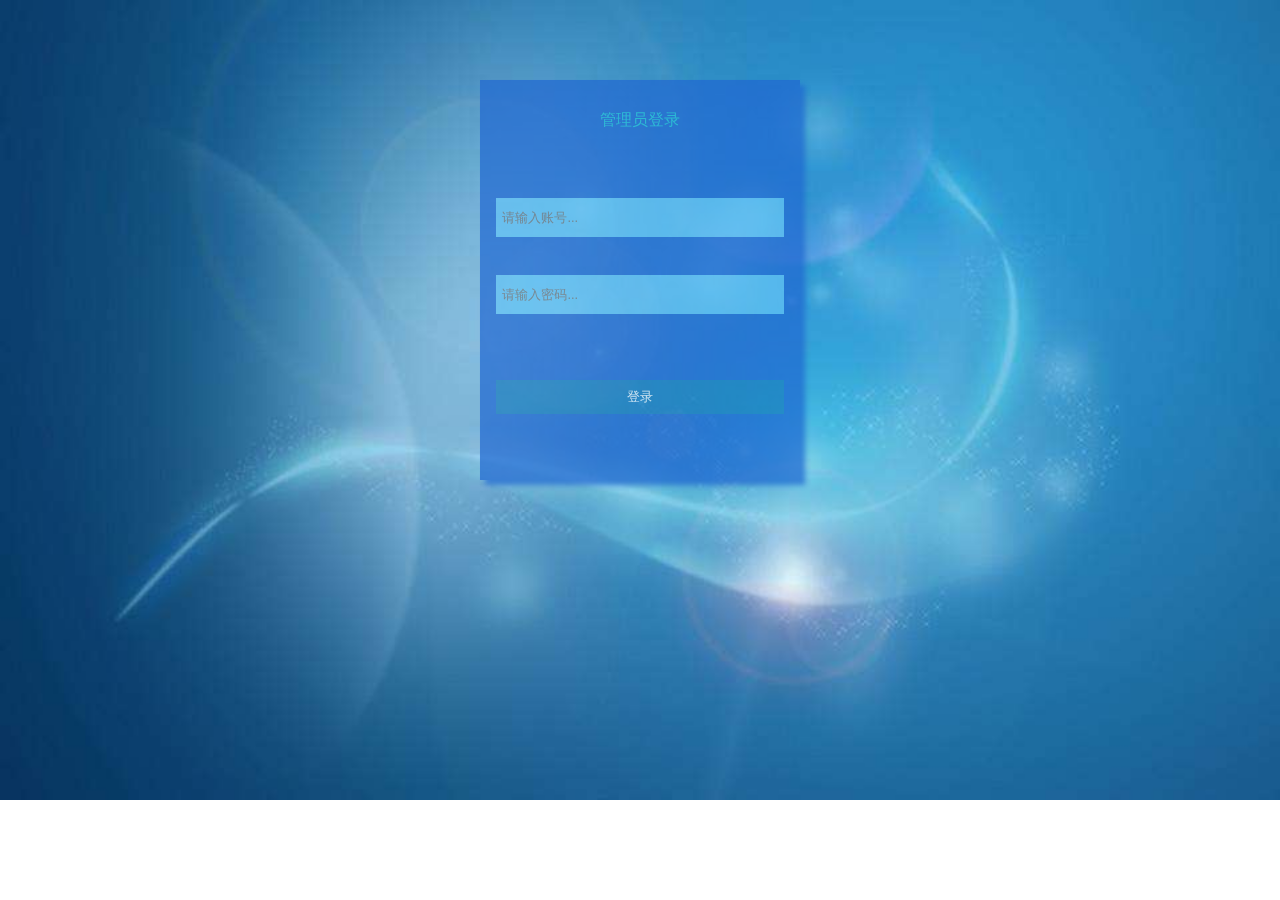
<file: index.html>
<!DOCTYPE html>
<html>
<head>
  <meta charset="utf-8">
  <meta name="viewport" content="width=device-width, initial-scale=1">
  <title>登录</title>
  <style type="text/css">
    * {
      margin: 0;
      padding: 0;
      box-sizing: border-box;
    }
    body {
      background-image: url('./image/1.jpg');
      background-repeat: no-repeat;
      background-size: cover;
    }
    #login-content {
      width: 100%;
      min-height: 10em;
    }
    #login-form {
      margin: 5em auto;
      width: 20em;
      height: 25em;
      text-align: center;
      background-color: #2068D1;
      box-shadow: 5px 5px 5px #2068D1;
      opacity: 0.7;
    }
    .login-lable {
      height: 5em;
      line-height: 5em;
      color: #22C8D9;
    }
    .login-input {
      width: 90%;
      height: 3em;
      border: none;
      margin-top: 3em;
      outline: none;
      padding-left: 0.5em;
      font-size: 0.8em;
      color: #634C09;
      background-color: #64C5F6;
    }
    .login-button {
      display: block;
      margin: 5em auto;
      width: 90%;
      height: 2.5em;
      background-color: #1A7DBD;
      border: none;
      color: #fff;
      cursor: pointer;
      outline: none;
    }
    @media screen and (max-width: 960px) {
      body {
        background-image: none;
        background-color: #fff;
      }
      #login-form {
        width: 80%;
        box-shadow: none;
        background-color: #fff;
        opacity: 1;
      }
      .login-input {
        background-color: #fff;
        border-bottom: 1px solid #ddd;
      }
    }
  </style>
</head>
<body>
  <div id="login-content">
    <div id="login-form">
      <div class="login-lable">
        <span>管理员登录</span>
      </div>
      <input class="login-username login-input" type="text" required="required" autofocus="autofocus" placeholder="请输入账号...">
      <input class="login-password login-input" type="password" required="required" placeholder="请输入密码...">
      <button class="login-button" type="submit" onclick="login()">登录</button>
    </div>
  </div>
  <script>
    function login () {
      let username = document.getElementsByClassName('login-username')[0].value
      let password = document.getElementsByClassName('login-password')[0].value
      if(username === '123456' && password === '666666') {
        window.location.href = './main.html'
      } else {
        alert('账户或密码错误')
      }
    }
  </script>
</body>
</html>
</file>
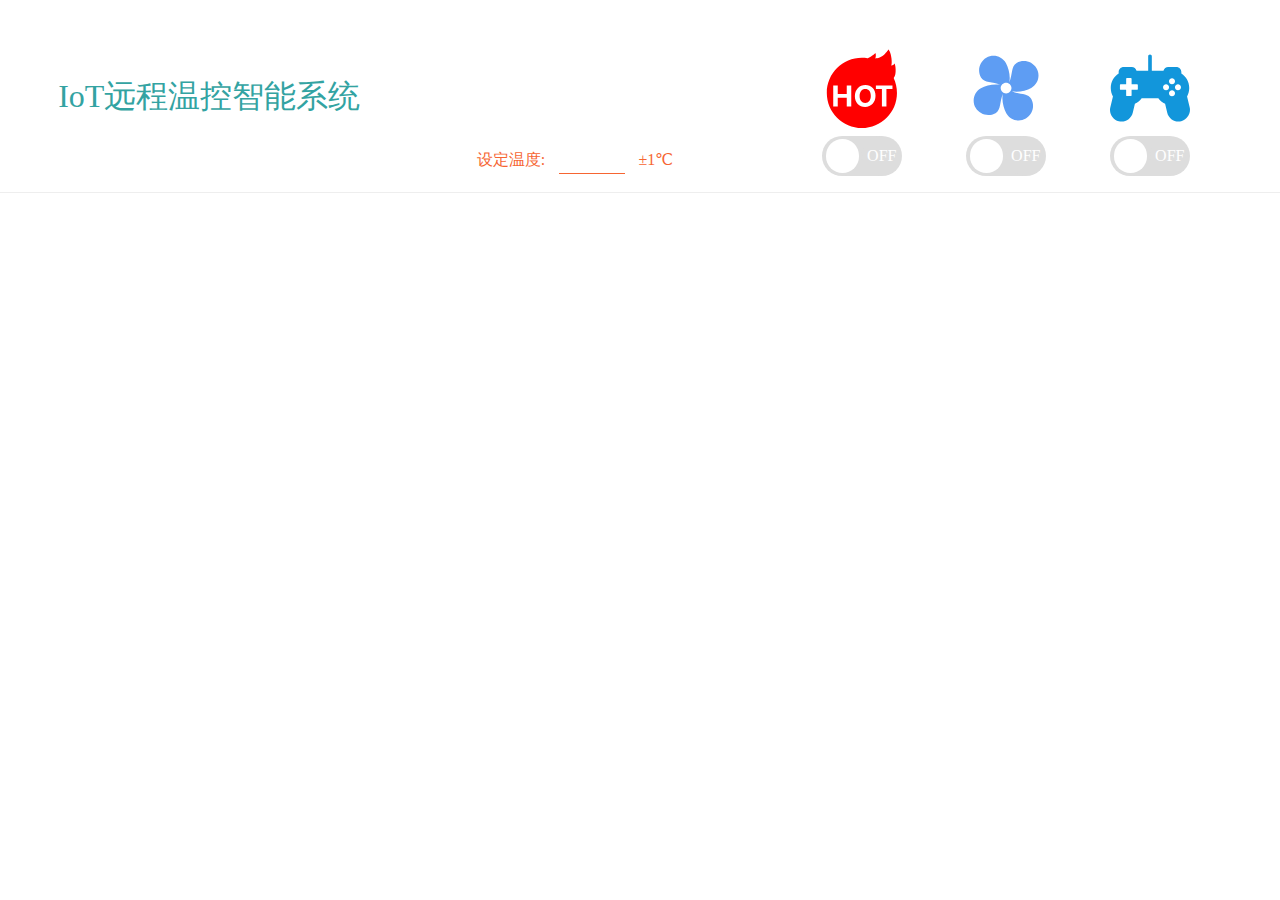
<file: main.html>
<!DOCTYPE html>
<html>
<head>
  <meta charset="utf-8">
  <meta name="viewport" content="width=device-width, initial-scale=1">
  <title>实时检测系统</title>
  <script src="font/iconfont.js"></script>
  <style type="text/css">
    * {
      margin: 0;
      padding: 0;
      box-sizing: border-box;
      user-select: none;
    }
    .icon {
      width: 5em;
      height: 5em;
      vertical-align: -0.15em;
      fill: currentColor;
      overflow: hidden;
    }
    /*头部样式*/
    #head-content {
      display: flex;
      justify-content: space-around;
      border-bottom: 1px solid #eee;
    }
    .head-left {
      font-size: 2em;
      line-height: 6;
      color: #33a3a2;
      text-align: center;
    }
    .head-temperature {
      font-size: 1em;
      height: 12em;
      line-height: 20;
      color: #F66532;
      text-align: center;
    }
    input#the-temperature {
      width: 5em;
      height: 2em;
      margin: 0 1em;
      padding-left: 0.5em;
      border: none;
      border-bottom: 1px solid #F66532;
      color: #F66532;
      outline: none;
    }
    .head-style {
      display: flex;
      align-items: flex-end;
      padding-bottom: 1em;
    }
    .head-item {
      display: flex;
      flex-direction: column;
      justify-content: space-between;
      align-items: center;
      height: 8em;
      margin: 0 2em;
    }

    /*按钮*/
    .button-toggle {
      position: relative;
      width: 2.5em;
      height: 2.5em;
      background-color: #ddd;
      color: #fff;
      cursor: pointer;
    }
    .button-toggle::before {
      display: block;
      position: absolute;
      content: 'ON';
      width: 2.5em;
      height: 2.5em;
      line-height: 2.5;
      text-align: center;
      left: -1.25em;
      background-color: #ddd;
      border-radius: 50%;
    }
    .button-toggle::after {
      display: block;
      position: absolute;
      content: 'OFF';
      width: 2.5em;
      height: 2.5em;
      line-height: 2.5;
      text-align: center;
      right: -1.25em;
      background-color: #ddd;
      border-radius: 50%;
    }
    .button-on {
      background-color: #3455D8;
    }
    .button-on::before, .button-on::after {
      background-color: #3455D8;
    }
    .button-circle {
      position: absolute;
      width: 2.1em;
      height: 2.1em;
      top: 0.2em;
      left: -1em;
      border-radius: 50%;
      background-color: #fff;
      z-index: 5;
    }
    .hot {
      color: red;
    }
    .kongzhi {
      color: #1296db;
    }
    /*表格样式*/
    #surface-content {
      width: 80%;
      height: 25em;
      margin: 5em auto;
    }
    @media screen and (max-width: 960px) {
      #head-content {
        width: 100%;
        min-height: 20em;
        flex-direction: column;
      }
      .head-left {
        width: 100%;
        margin: 0;
        padding: 0;
      }
      .head-temperature {
        width: 100%;
        height: 8em;
        line-height: 8;
      }
      .head-style {
        width: 100%;
        justify-content: space-around;
      }
      .head-item {
        margin: 0;
      }
      #surface-content {
        width: 90%;
        margin: 3em auto;
      }
    }
  </style>
</head>
<body>
  <div id="head-content">
    <div class="head-left">IoT远程温控智能系统</div>
    <div class="head-temperature">
      <lable>设定温度:</lable><input id="the-temperature" type="number" min="-100" max="100"><label>±1℃</label>
    </div>
    <div class="head-style">
      <div class="head-item">
        <svg class="icon" aria-hidden="true">
          <use class="hot" xlink:href="#icon-hot"></use>
        </svg>
        <div class="button-toggle">
          <div class="button-circle"></div>
        </div>
      </div>
      <div class="head-item">
        <svg class="icon" aria-hidden="true">
          <use xlink:href="#icon-fengsu"></use>
        </svg>
        <div class="button-toggle">
          <div class="button-circle"></div>
        </div>
      </div>
      <div class="head-item">
        <svg class="icon" aria-hidden="true">
          <use class="kongzhi" xlink:href="#icon-kongzhiqi"></use>
        </svg>
        <div class="button-toggle">
          <div class="button-circle"></div>
        </div>
      </div>
    </div>
  </div>
  <div id="surface-content"></div>
  <script src="js/echarts.js"></script>
  <script src="js/main.js"></script>
</body>
</html>
</file>
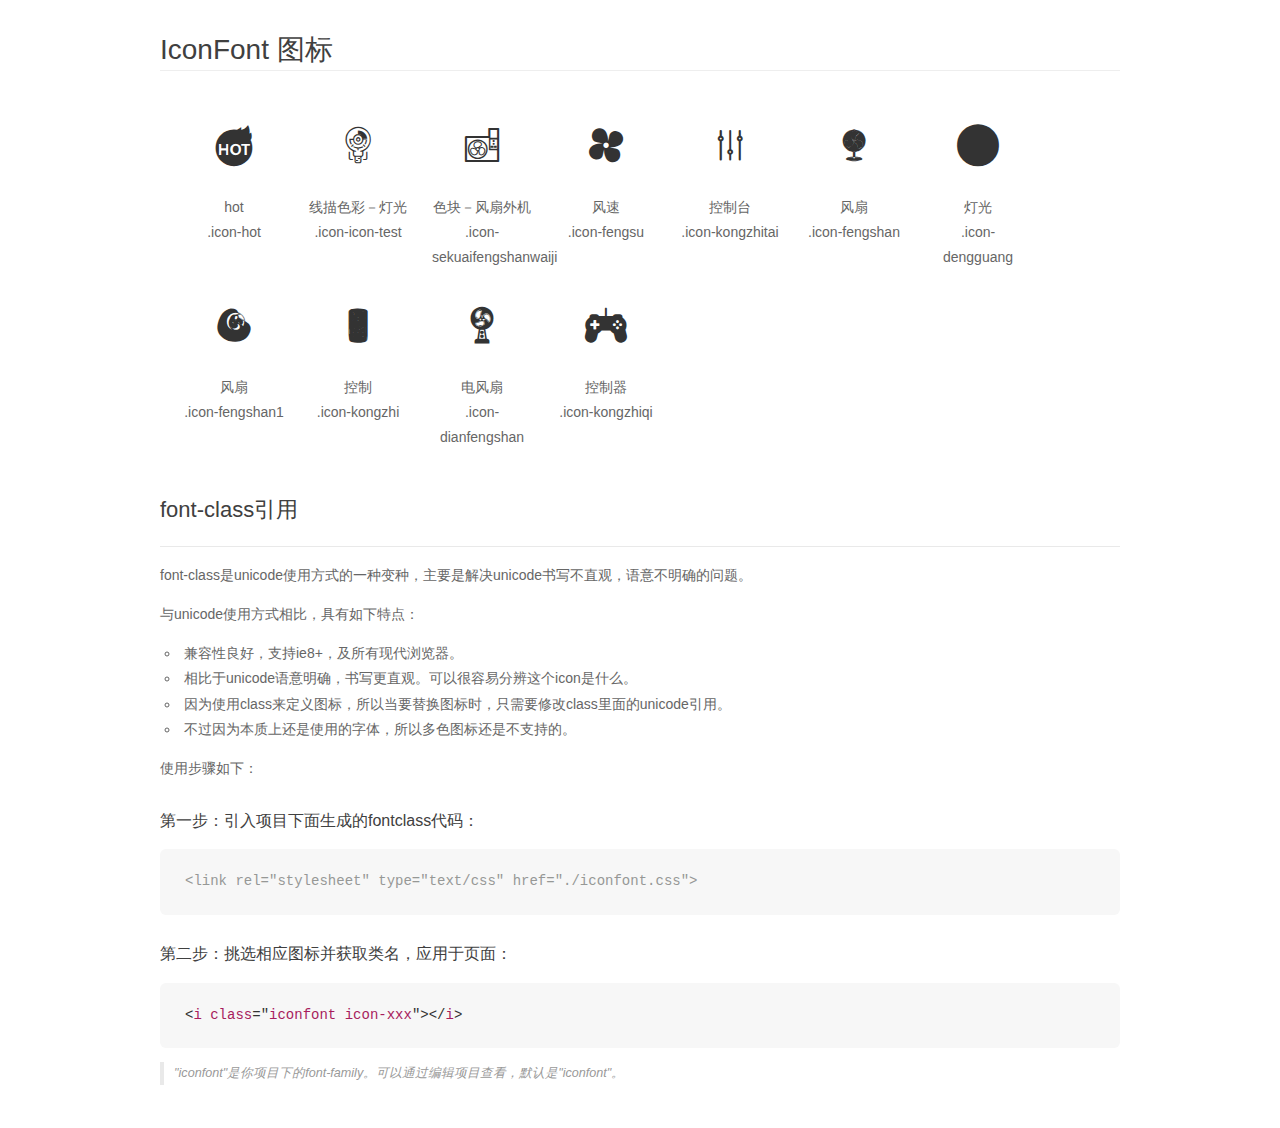
<file: font/demo_fontclass.html>
<!DOCTYPE html>
<html>
<head>
    <meta charset="utf-8"/>
    <title>IconFont</title>
    <link rel="stylesheet" href="demo.css">
    <link rel="stylesheet" href="iconfont.css">
</head>
<body>
    <div class="main markdown">
        <h1>IconFont 图标</h1>
        <ul class="icon_lists clear">
            
                <li>
                <i class="icon iconfont icon-hot"></i>
                    <div class="name">hot</div>
                    <div class="fontclass">.icon-hot</div>
                </li>
            
                <li>
                <i class="icon iconfont icon-icon-test"></i>
                    <div class="name">线描色彩－灯光</div>
                    <div class="fontclass">.icon-icon-test</div>
                </li>
            
                <li>
                <i class="icon iconfont icon-sekuaifengshanwaiji"></i>
                    <div class="name">色块－风扇外机</div>
                    <div class="fontclass">.icon-sekuaifengshanwaiji</div>
                </li>
            
                <li>
                <i class="icon iconfont icon-fengsu"></i>
                    <div class="name">风速</div>
                    <div class="fontclass">.icon-fengsu</div>
                </li>
            
                <li>
                <i class="icon iconfont icon-kongzhitai"></i>
                    <div class="name">控制台</div>
                    <div class="fontclass">.icon-kongzhitai</div>
                </li>
            
                <li>
                <i class="icon iconfont icon-fengshan"></i>
                    <div class="name">风扇</div>
                    <div class="fontclass">.icon-fengshan</div>
                </li>
            
                <li>
                <i class="icon iconfont icon-dengguang"></i>
                    <div class="name">灯光</div>
                    <div class="fontclass">.icon-dengguang</div>
                </li>
            
                <li>
                <i class="icon iconfont icon-fengshan1"></i>
                    <div class="name">风扇</div>
                    <div class="fontclass">.icon-fengshan1</div>
                </li>
            
                <li>
                <i class="icon iconfont icon-kongzhi"></i>
                    <div class="name">控制</div>
                    <div class="fontclass">.icon-kongzhi</div>
                </li>
            
                <li>
                <i class="icon iconfont icon-dianfengshan"></i>
                    <div class="name">电风扇</div>
                    <div class="fontclass">.icon-dianfengshan</div>
                </li>
            
                <li>
                <i class="icon iconfont icon-kongzhiqi"></i>
                    <div class="name">控制器</div>
                    <div class="fontclass">.icon-kongzhiqi</div>
                </li>
            
        </ul>

        <h2 id="font-class-">font-class引用</h2>
        <hr>

        <p>font-class是unicode使用方式的一种变种，主要是解决unicode书写不直观，语意不明确的问题。</p>
        <p>与unicode使用方式相比，具有如下特点：</p>
        <ul>
        <li>兼容性良好，支持ie8+，及所有现代浏览器。</li>
        <li>相比于unicode语意明确，书写更直观。可以很容易分辨这个icon是什么。</li>
        <li>因为使用class来定义图标，所以当要替换图标时，只需要修改class里面的unicode引用。</li>
        <li>不过因为本质上还是使用的字体，所以多色图标还是不支持的。</li>
        </ul>
        <p>使用步骤如下：</p>
        <h3 id="-fontclass-">第一步：引入项目下面生成的fontclass代码：</h3>


        <pre><code class="lang-js hljs javascript"><span class="hljs-comment">&lt;link rel="stylesheet" type="text/css" href="./iconfont.css"&gt;</span></code></pre>
        <h3 id="-">第二步：挑选相应图标并获取类名，应用于页面：</h3>
        <pre><code class="lang-css hljs">&lt;<span class="hljs-selector-tag">i</span> <span class="hljs-selector-tag">class</span>="<span class="hljs-selector-tag">iconfont</span> <span class="hljs-selector-tag">icon-xxx</span>"&gt;&lt;/<span class="hljs-selector-tag">i</span>&gt;</code></pre>
        <blockquote>
        <p>"iconfont"是你项目下的font-family。可以通过编辑项目查看，默认是"iconfont"。</p>
        </blockquote>
    </div>
</body>
</html>
</file>
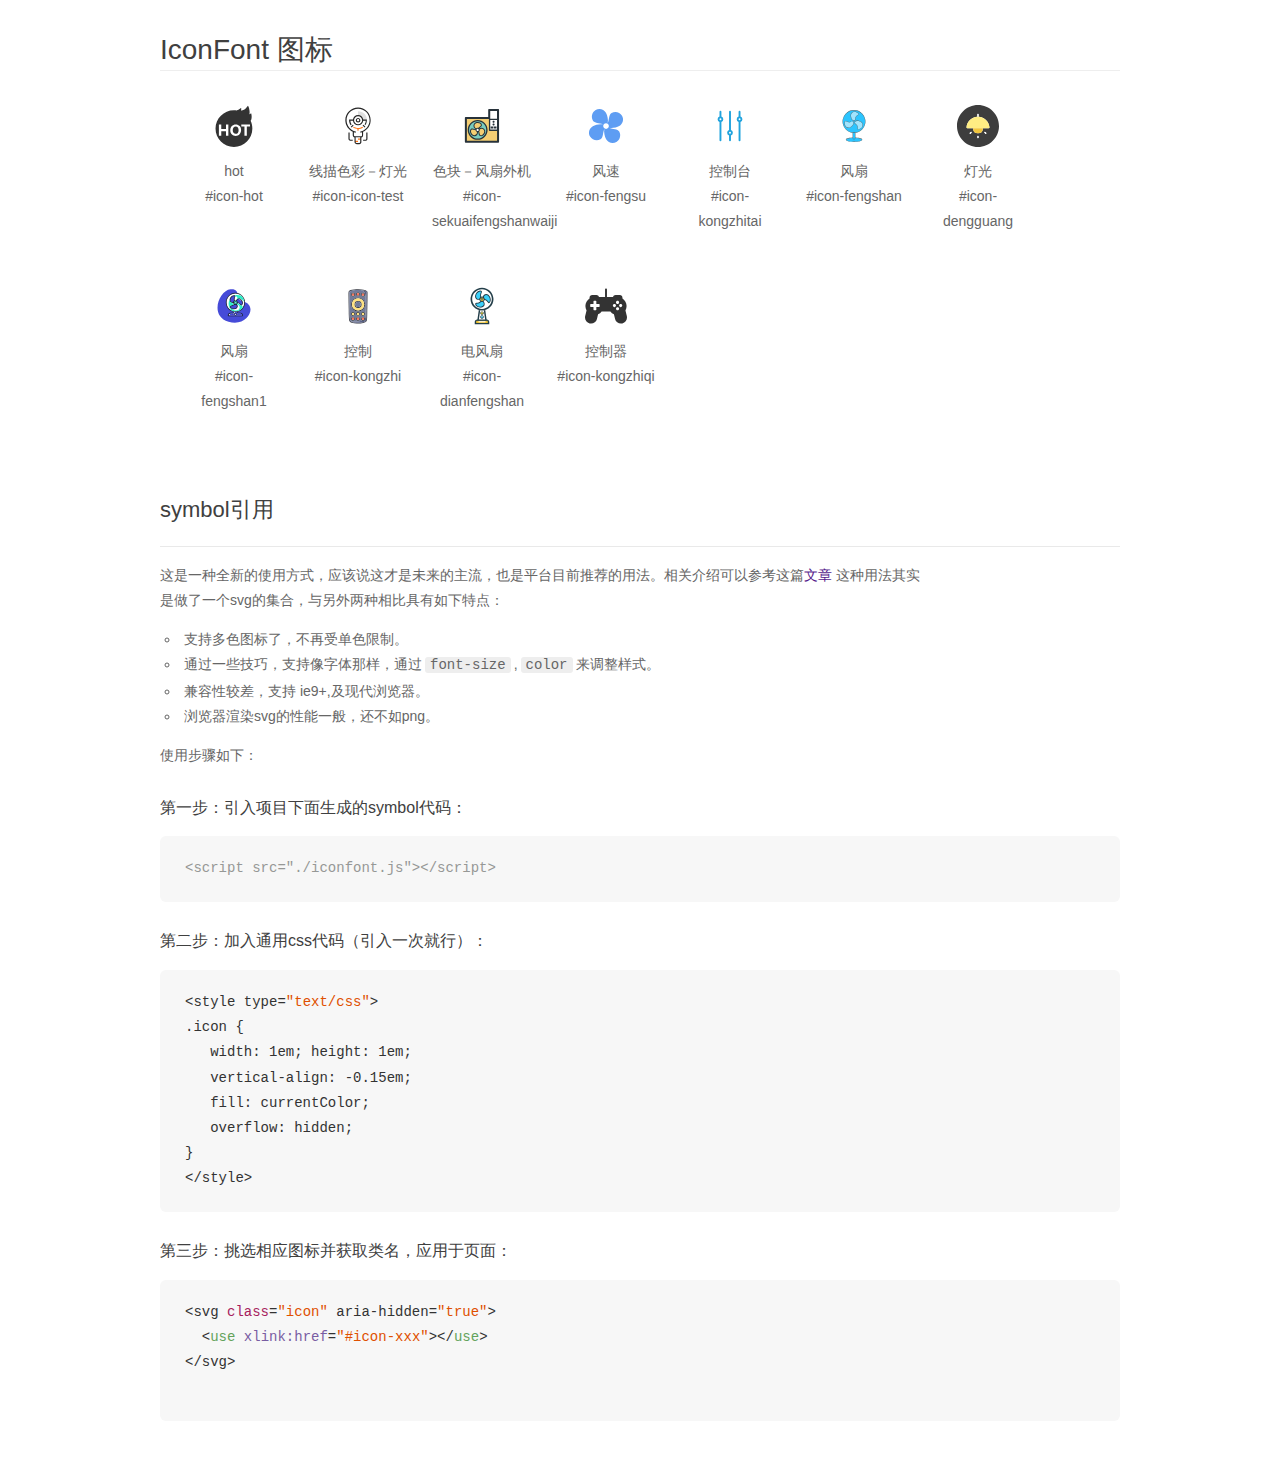
<file: font/demo_symbol.html>
<!DOCTYPE html>
<html>
<head>
    <meta charset="utf-8"/>
    <title>IconFont</title>
    <link rel="stylesheet" href="demo.css">
    <script src="iconfont.js"></script>

    <style type="text/css">
        .icon {
          /* 通过设置 font-size 来改变图标大小 */
          width: 1em; height: 1em;
          /* 图标和文字相邻时，垂直对齐 */
          vertical-align: -0.15em;
          /* 通过设置 color 来改变 SVG 的颜色/fill */
          fill: currentColor;
          /* path 和 stroke 溢出 viewBox 部分在 IE 下会显示
             normalize.css 中也包含这行 */
          overflow: hidden;
        }

    </style>
</head>
<body>
    <div class="main markdown">
        <h1>IconFont 图标</h1>
        <ul class="icon_lists clear">
            
                <li>
                    <svg class="icon" aria-hidden="true">
                        <use xlink:href="#icon-hot"></use>
                    </svg>
                    <div class="name">hot</div>
                    <div class="fontclass">#icon-hot</div>
                </li>
            
                <li>
                    <svg class="icon" aria-hidden="true">
                        <use xlink:href="#icon-icon-test"></use>
                    </svg>
                    <div class="name">线描色彩－灯光</div>
                    <div class="fontclass">#icon-icon-test</div>
                </li>
            
                <li>
                    <svg class="icon" aria-hidden="true">
                        <use xlink:href="#icon-sekuaifengshanwaiji"></use>
                    </svg>
                    <div class="name">色块－风扇外机</div>
                    <div class="fontclass">#icon-sekuaifengshanwaiji</div>
                </li>
            
                <li>
                    <svg class="icon" aria-hidden="true">
                        <use xlink:href="#icon-fengsu"></use>
                    </svg>
                    <div class="name">风速</div>
                    <div class="fontclass">#icon-fengsu</div>
                </li>
            
                <li>
                    <svg class="icon" aria-hidden="true">
                        <use xlink:href="#icon-kongzhitai"></use>
                    </svg>
                    <div class="name">控制台</div>
                    <div class="fontclass">#icon-kongzhitai</div>
                </li>
            
                <li>
                    <svg class="icon" aria-hidden="true">
                        <use xlink:href="#icon-fengshan"></use>
                    </svg>
                    <div class="name">风扇</div>
                    <div class="fontclass">#icon-fengshan</div>
                </li>
            
                <li>
                    <svg class="icon" aria-hidden="true">
                        <use xlink:href="#icon-dengguang"></use>
                    </svg>
                    <div class="name">灯光</div>
                    <div class="fontclass">#icon-dengguang</div>
                </li>
            
                <li>
                    <svg class="icon" aria-hidden="true">
                        <use xlink:href="#icon-fengshan1"></use>
                    </svg>
                    <div class="name">风扇</div>
                    <div class="fontclass">#icon-fengshan1</div>
                </li>
            
                <li>
                    <svg class="icon" aria-hidden="true">
                        <use xlink:href="#icon-kongzhi"></use>
                    </svg>
                    <div class="name">控制</div>
                    <div class="fontclass">#icon-kongzhi</div>
                </li>
            
                <li>
                    <svg class="icon" aria-hidden="true">
                        <use xlink:href="#icon-dianfengshan"></use>
                    </svg>
                    <div class="name">电风扇</div>
                    <div class="fontclass">#icon-dianfengshan</div>
                </li>
            
                <li>
                    <svg class="icon" aria-hidden="true">
                        <use xlink:href="#icon-kongzhiqi"></use>
                    </svg>
                    <div class="name">控制器</div>
                    <div class="fontclass">#icon-kongzhiqi</div>
                </li>
            
        </ul>


        <h2 id="symbol-">symbol引用</h2>
        <hr>

        <p>这是一种全新的使用方式，应该说这才是未来的主流，也是平台目前推荐的用法。相关介绍可以参考这篇<a href="">文章</a>
        这种用法其实是做了一个svg的集合，与另外两种相比具有如下特点：</p>
        <ul>
          <li>支持多色图标了，不再受单色限制。</li>
          <li>通过一些技巧，支持像字体那样，通过<code>font-size</code>,<code>color</code>来调整样式。</li>
          <li>兼容性较差，支持 ie9+,及现代浏览器。</li>
          <li>浏览器渲染svg的性能一般，还不如png。</li>
        </ul>
        <p>使用步骤如下：</p>
        <h3 id="-symbol-">第一步：引入项目下面生成的symbol代码：</h3>
        <pre><code class="lang-js hljs javascript"><span class="hljs-comment">&lt;script src="./iconfont.js"&gt;&lt;/script&gt;</span></code></pre>
        <h3 id="-css-">第二步：加入通用css代码（引入一次就行）：</h3>
        <pre><code class="lang-js hljs javascript">&lt;style type=<span class="hljs-string">"text/css"</span>&gt;
.icon {
   width: <span class="hljs-number">1</span>em; height: <span class="hljs-number">1</span>em;
   vertical-align: <span class="hljs-number">-0.15</span>em;
   fill: currentColor;
   overflow: hidden;
}
&lt;<span class="hljs-regexp">/style&gt;</span></code></pre>
        <h3 id="-">第三步：挑选相应图标并获取类名，应用于页面：</h3>
        <pre><code class="lang-js hljs javascript">&lt;svg <span class="hljs-class"><span class="hljs-keyword">class</span></span>=<span class="hljs-string">"icon"</span> aria-hidden=<span class="hljs-string">"true"</span>&gt;<span class="xml"><span class="hljs-tag">
  &lt;<span class="hljs-name">use</span> <span class="hljs-attr">xlink:href</span>=<span class="hljs-string">"#icon-xxx"</span>&gt;</span><span class="hljs-tag">&lt;/<span class="hljs-name">use</span>&gt;</span>
</span>&lt;<span class="hljs-regexp">/svg&gt;
        </span></code></pre>
    </div>
</body>
</html>
</file>
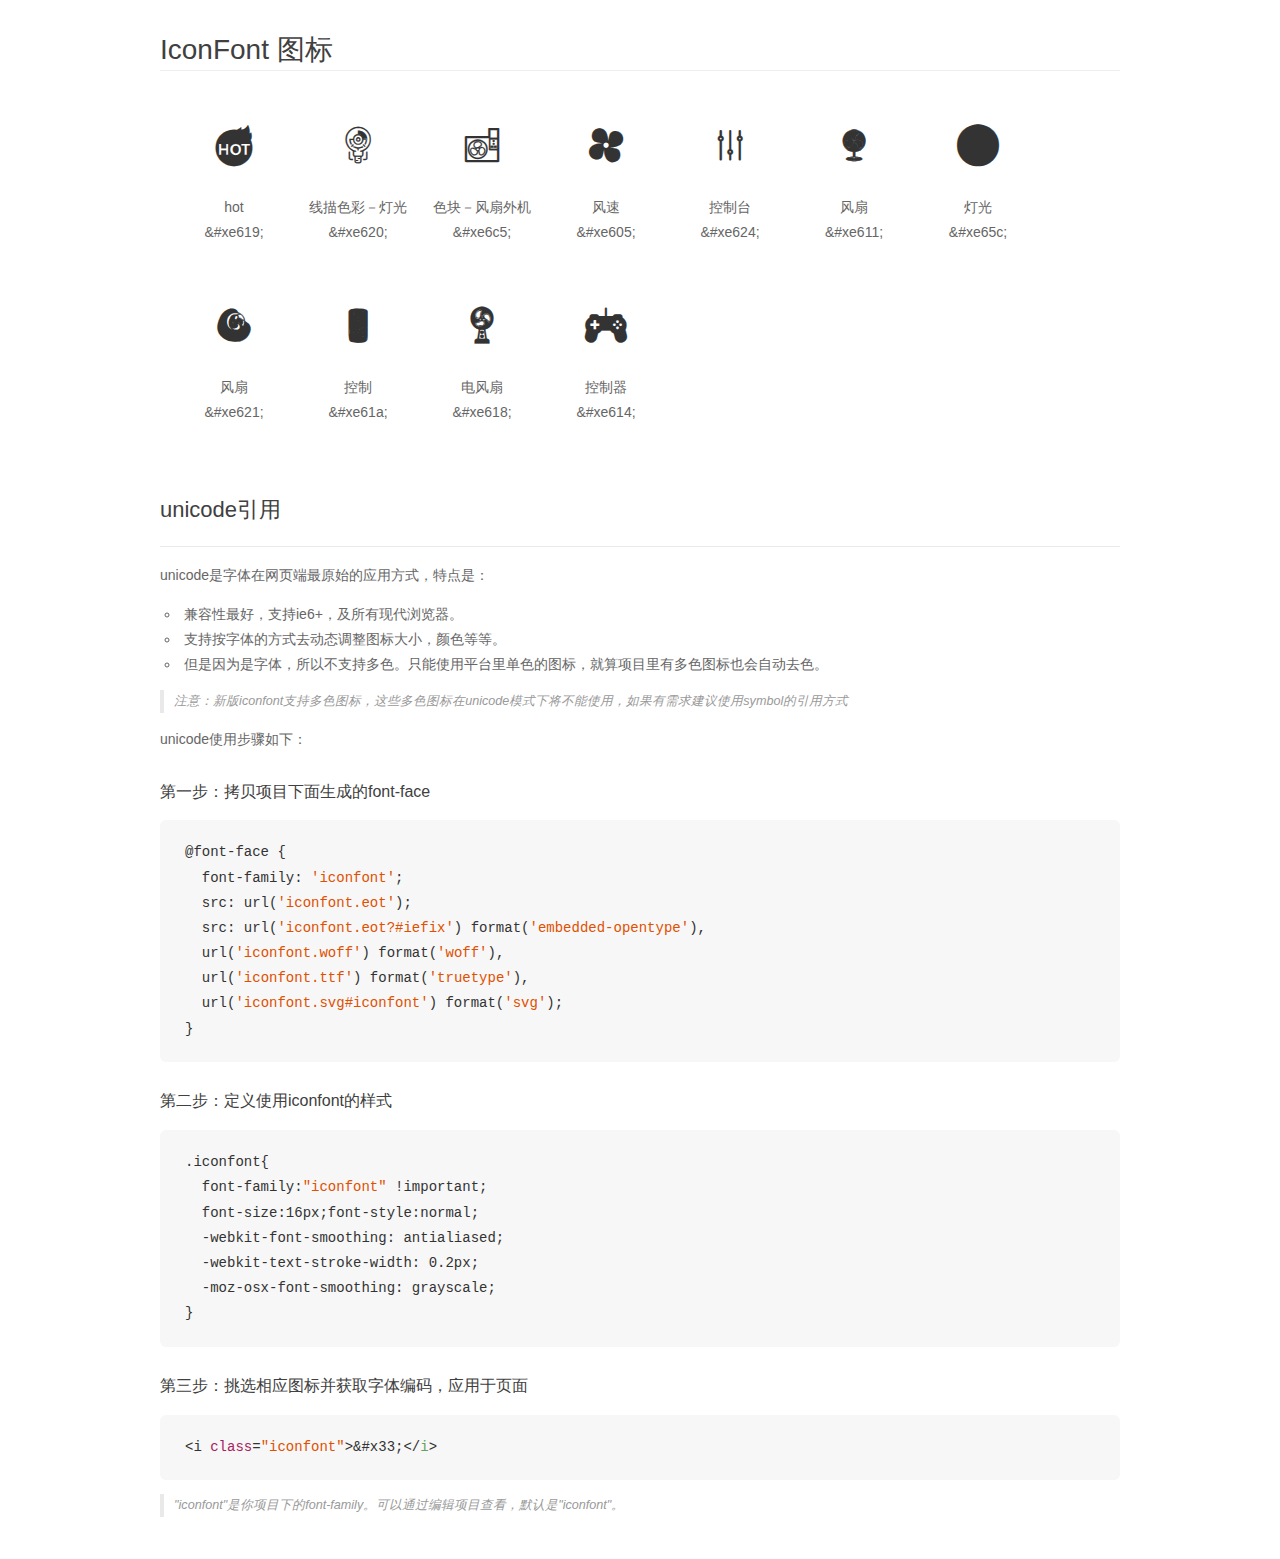
<file: font/demo_unicode.html>
<!DOCTYPE html>
<html>
<head>
    <meta charset="utf-8"/>
    <title>IconFont</title>
    <link rel="stylesheet" href="demo.css">

    <style type="text/css">

        @font-face {font-family: "iconfont";
          src: url('iconfont.eot'); /* IE9*/
          src: url('iconfont.eot#iefix') format('embedded-opentype'), /* IE6-IE8 */
          url('iconfont.woff') format('woff'), /* chrome, firefox */
          url('iconfont.ttf') format('truetype'), /* chrome, firefox, opera, Safari, Android, iOS 4.2+*/
          url('iconfont.svg#iconfont') format('svg'); /* iOS 4.1- */
        }

        .iconfont {
          font-family:"iconfont" !important;
          font-size:16px;
          font-style:normal;
          -webkit-font-smoothing: antialiased;
          -webkit-text-stroke-width: 0.2px;
          -moz-osx-font-smoothing: grayscale;
        }

    </style>
</head>
<body>
    <div class="main markdown">
        <h1>IconFont 图标</h1>
        <ul class="icon_lists clear">
            
                <li>
                <i class="icon iconfont">&#xe619;</i>
                    <div class="name">hot</div>
                    <div class="code">&amp;#xe619;</div>
                </li>
            
                <li>
                <i class="icon iconfont">&#xe620;</i>
                    <div class="name">线描色彩－灯光</div>
                    <div class="code">&amp;#xe620;</div>
                </li>
            
                <li>
                <i class="icon iconfont">&#xe6c5;</i>
                    <div class="name">色块－风扇外机</div>
                    <div class="code">&amp;#xe6c5;</div>
                </li>
            
                <li>
                <i class="icon iconfont">&#xe605;</i>
                    <div class="name">风速</div>
                    <div class="code">&amp;#xe605;</div>
                </li>
            
                <li>
                <i class="icon iconfont">&#xe624;</i>
                    <div class="name">控制台</div>
                    <div class="code">&amp;#xe624;</div>
                </li>
            
                <li>
                <i class="icon iconfont">&#xe611;</i>
                    <div class="name">风扇</div>
                    <div class="code">&amp;#xe611;</div>
                </li>
            
                <li>
                <i class="icon iconfont">&#xe65c;</i>
                    <div class="name">灯光</div>
                    <div class="code">&amp;#xe65c;</div>
                </li>
            
                <li>
                <i class="icon iconfont">&#xe621;</i>
                    <div class="name">风扇</div>
                    <div class="code">&amp;#xe621;</div>
                </li>
            
                <li>
                <i class="icon iconfont">&#xe61a;</i>
                    <div class="name">控制</div>
                    <div class="code">&amp;#xe61a;</div>
                </li>
            
                <li>
                <i class="icon iconfont">&#xe618;</i>
                    <div class="name">电风扇</div>
                    <div class="code">&amp;#xe618;</div>
                </li>
            
                <li>
                <i class="icon iconfont">&#xe614;</i>
                    <div class="name">控制器</div>
                    <div class="code">&amp;#xe614;</div>
                </li>
            
        </ul>
        <h2 id="unicode-">unicode引用</h2>
        <hr>

        <p>unicode是字体在网页端最原始的应用方式，特点是：</p>
        <ul>
        <li>兼容性最好，支持ie6+，及所有现代浏览器。</li>
        <li>支持按字体的方式去动态调整图标大小，颜色等等。</li>
        <li>但是因为是字体，所以不支持多色。只能使用平台里单色的图标，就算项目里有多色图标也会自动去色。</li>
        </ul>
        <blockquote>
        <p>注意：新版iconfont支持多色图标，这些多色图标在unicode模式下将不能使用，如果有需求建议使用symbol的引用方式</p>
        </blockquote>
        <p>unicode使用步骤如下：</p>
        <h3 id="-font-face">第一步：拷贝项目下面生成的font-face</h3>
        <pre><code class="lang-js hljs javascript">@font-face {
  font-family: <span class="hljs-string">'iconfont'</span>;
  src: url(<span class="hljs-string">'iconfont.eot'</span>);
  src: url(<span class="hljs-string">'iconfont.eot?#iefix'</span>) format(<span class="hljs-string">'embedded-opentype'</span>),
  url(<span class="hljs-string">'iconfont.woff'</span>) format(<span class="hljs-string">'woff'</span>),
  url(<span class="hljs-string">'iconfont.ttf'</span>) format(<span class="hljs-string">'truetype'</span>),
  url(<span class="hljs-string">'iconfont.svg#iconfont'</span>) format(<span class="hljs-string">'svg'</span>);
}
</code></pre>
        <h3 id="-iconfont-">第二步：定义使用iconfont的样式</h3>
        <pre><code class="lang-js hljs javascript">.iconfont{
  font-family:<span class="hljs-string">"iconfont"</span> !important;
  font-size:<span class="hljs-number">16</span>px;font-style:normal;
  -webkit-font-smoothing: antialiased;
  -webkit-text-stroke-width: <span class="hljs-number">0.2</span>px;
  -moz-osx-font-smoothing: grayscale;
}
</code></pre>
        <h3 id="-">第三步：挑选相应图标并获取字体编码，应用于页面</h3>
        <pre><code class="lang-js hljs javascript">&lt;i <span class="hljs-class"><span class="hljs-keyword">class</span></span>=<span class="hljs-string">"iconfont"</span>&gt;&amp;#x33;<span class="xml"><span class="hljs-tag">&lt;/<span class="hljs-name">i</span>&gt;</span></span></code></pre>

        <blockquote>
        <p>"iconfont"是你项目下的font-family。可以通过编辑项目查看，默认是"iconfont"。</p>
        </blockquote>
    </div>


</body>
</html>
</file>
<file: font/iconfont.css>
@font-face {font-family: "iconfont";
  src: url('iconfont.eot?t=1529585211669'); /* IE9*/
  src: url('iconfont.eot?t=1529585211669#iefix') format('embedded-opentype'), /* IE6-IE8 */
  url('[data-uri]') format('woff'),
  url('iconfont.ttf?t=1529585211669') format('truetype'), /* chrome, firefox, opera, Safari, Android, iOS 4.2+*/
  url('iconfont.svg?t=1529585211669#iconfont') format('svg'); /* iOS 4.1- */
}

.iconfont {
  font-family:"iconfont" !important;
  font-size:16px;
  font-style:normal;
  -webkit-font-smoothing: antialiased;
  -moz-osx-font-smoothing: grayscale;
}

.icon-hot:before { content: "\e619"; }

.icon-icon-test:before { content: "\e620"; }

.icon-sekuaifengshanwaiji:before { content: "\e6c5"; }

.icon-fengsu:before { content: "\e605"; }

.icon-kongzhitai:before { content: "\e624"; }

.icon-fengshan:before { content: "\e611"; }

.icon-dengguang:before { content: "\e65c"; }

.icon-fengshan1:before { content: "\e621"; }

.icon-kongzhi:before { content: "\e61a"; }

.icon-dianfengshan:before { content: "\e618"; }

.icon-kongzhiqi:before { content: "\e614"; }
</file>
<file: font/demo.css>
*{margin: 0;padding: 0;list-style: none;}
/*
KISSY CSS Reset
理念：1. reset 的目的不是清除浏览器的默认样式，这仅是部分工作。清除和重置是紧密不可分的。
2. reset 的目的不是让默认样式在所有浏览器下一致，而是减少默认样式有可能带来的问题。
3. reset 期望提供一套普适通用的基础样式。但没有银弹，推荐根据具体需求，裁剪和修改后再使用。
特色：1. 适应中文；2. 基于最新主流浏览器。
维护：玉伯<lifesinger@gmail.com>, 正淳<ragecarrier@gmail.com>
 */

/** 清除内外边距 **/
body, h1, h2, h3, h4, h5, h6, hr, p, blockquote, /* structural elements 结构元素 */
dl, dt, dd, ul, ol, li, /* list elements 列表元素 */
pre, /* text formatting elements 文本格式元素 */
form, fieldset, legend, button, input, textarea, /* form elements 表单元素 */
th, td /* table elements 表格元素 */ {
  margin: 0;
  padding: 0;
}

/** 设置默认字体 **/
body,
button, input, select, textarea /* for ie */ {
  font: 12px/1.5 tahoma, arial, \5b8b\4f53, sans-serif;
}
h1, h2, h3, h4, h5, h6 { font-size: 100%; }
address, cite, dfn, em, var { font-style: normal; } /* 将斜体扶正 */
code, kbd, pre, samp { font-family: courier new, courier, monospace; } /* 统一等宽字体 */
small { font-size: 12px; } /* 小于 12px 的中文很难阅读，让 small 正常化 */

/** 重置列表元素 **/
ul, ol { list-style: none; }

/** 重置文本格式元素 **/
a { text-decoration: none; }
a:hover { text-decoration: underline; }


/** 重置表单元素 **/
legend { color: #000; } /* for ie6 */
fieldset, img { border: 0; } /* img 搭车：让链接里的 img 无边框 */
button, input, select, textarea { font-size: 100%; } /* 使得表单元素在 ie 下能继承字体大小 */
/* 注：optgroup 无法扶正 */

/** 重置表格元素 **/
table { border-collapse: collapse; border-spacing: 0; }

/* 清除浮动 */
.ks-clear:after, .clear:after {
  content: '\20';
  display: block;
  height: 0;
  clear: both;
}
.ks-clear, .clear {
  *zoom: 1;
}

.main {
  padding: 30px 100px;
width: 960px;
margin: 0 auto;
}
.main h1{font-size:36px; color:#333; text-align:left;margin-bottom:30px; border-bottom: 1px solid #eee;}

.helps{margin-top:40px;}
.helps pre{
  padding:20px;
  margin:10px 0;
  border:solid 1px #e7e1cd;
  background-color: #fffdef;
  overflow: auto;
}

.icon_lists{
  width: 100% !important;

}

.icon_lists li{
  float:left;
  width: 100px;
  height:180px;
  text-align: center;
  list-style: none !important;
}
.icon_lists .icon{
  font-size: 42px;
  line-height: 100px;
  margin: 10px 0;
  color:#333;
  -webkit-transition: font-size 0.25s ease-out 0s;
  -moz-transition: font-size 0.25s ease-out 0s;
  transition: font-size 0.25s ease-out 0s;

}
.icon_lists .icon:hover{
  font-size: 100px;
}



.markdown {
  color: #666;
  font-size: 14px;
  line-height: 1.8;
}

.highlight {
  line-height: 1.5;
}

.markdown img {
  vertical-align: middle;
  max-width: 100%;
}

.markdown h1 {
  color: #404040;
  font-weight: 500;
  line-height: 40px;
  margin-bottom: 24px;
}

.markdown h2,
.markdown h3,
.markdown h4,
.markdown h5,
.markdown h6 {
  color: #404040;
  margin: 1.6em 0 0.6em 0;
  font-weight: 500;
  clear: both;
}

.markdown h1 {
  font-size: 28px;
}

.markdown h2 {
  font-size: 22px;
}

.markdown h3 {
  font-size: 16px;
}

.markdown h4 {
  font-size: 14px;
}

.markdown h5 {
  font-size: 12px;
}

.markdown h6 {
  font-size: 12px;
}

.markdown hr {
  height: 1px;
  border: 0;
  background: #e9e9e9;
  margin: 16px 0;
  clear: both;
}

.markdown p,
.markdown pre {
  margin: 1em 0;
}

.markdown > p,
.markdown > blockquote,
.markdown > .highlight,
.markdown > ol,
.markdown > ul {
  width: 80%;
}

.markdown ul > li {
  list-style: circle;
}

.markdown > ul li,
.markdown blockquote ul > li {
  margin-left: 20px;
  padding-left: 4px;
}

.markdown > ul li p,
.markdown > ol li p {
  margin: 0.6em 0;
}

.markdown ol > li {
  list-style: decimal;
}

.markdown > ol li,
.markdown blockquote ol > li {
  margin-left: 20px;
  padding-left: 4px;
}

.markdown code {
  margin: 0 3px;
  padding: 0 5px;
  background: #eee;
  border-radius: 3px;
}

.markdown pre {
  border-radius: 6px;
  background: #f7f7f7;
  padding: 20px;
}

.markdown pre code {
  border: none;
  background: #f7f7f7;
  margin: 0;
}

.markdown strong,
.markdown b {
  font-weight: 600;
}

.markdown > table {
  border-collapse: collapse;
  border-spacing: 0px;
  empty-cells: show;
  border: 1px solid #e9e9e9;
  width: 95%;
  margin-bottom: 24px;
}

.markdown > table th {
  white-space: nowrap;
  color: #333;
  font-weight: 600;

}

.markdown > table th,
.markdown > table td {
  border: 1px solid #e9e9e9;
  padding: 8px 16px;
  text-align: left;
}

.markdown > table th {
  background: #F7F7F7;
}

.markdown blockquote {
  font-size: 90%;
  color: #999;
  border-left: 4px solid #e9e9e9;
  padding-left: 0.8em;
  margin: 1em 0;
  font-style: italic;
}

.markdown blockquote p {
  margin: 0;
}

.markdown .anchor {
  opacity: 0;
  transition: opacity 0.3s ease;
  margin-left: 8px;
}

.markdown .waiting {
  color: #ccc;
}

.markdown h1:hover .anchor,
.markdown h2:hover .anchor,
.markdown h3:hover .anchor,
.markdown h4:hover .anchor,
.markdown h5:hover .anchor,
.markdown h6:hover .anchor {
  opacity: 1;
  display: inline-block;
}

.markdown > br,
.markdown > p > br {
  clear: both;
}


.hljs {
  display: block;
  background: white;
  padding: 0.5em;
  color: #333333;
  overflow-x: auto;
}

.hljs-comment,
.hljs-meta {
  color: #969896;
}

.hljs-string,
.hljs-variable,
.hljs-template-variable,
.hljs-strong,
.hljs-emphasis,
.hljs-quote {
  color: #df5000;
}

.hljs-keyword,
.hljs-selector-tag,
.hljs-type {
  color: #a71d5d;
}

.hljs-literal,
.hljs-symbol,
.hljs-bullet,
.hljs-attribute {
  color: #0086b3;
}

.hljs-section,
.hljs-name {
  color: #63a35c;
}

.hljs-tag {
  color: #333333;
}

.hljs-title,
.hljs-attr,
.hljs-selector-id,
.hljs-selector-class,
.hljs-selector-attr,
.hljs-selector-pseudo {
  color: #795da3;
}

.hljs-addition {
  color: #55a532;
  background-color: #eaffea;
}

.hljs-deletion {
  color: #bd2c00;
  background-color: #ffecec;
}

.hljs-link {
  text-decoration: underline;
}

pre{
  background: #fff;
}
</file>
